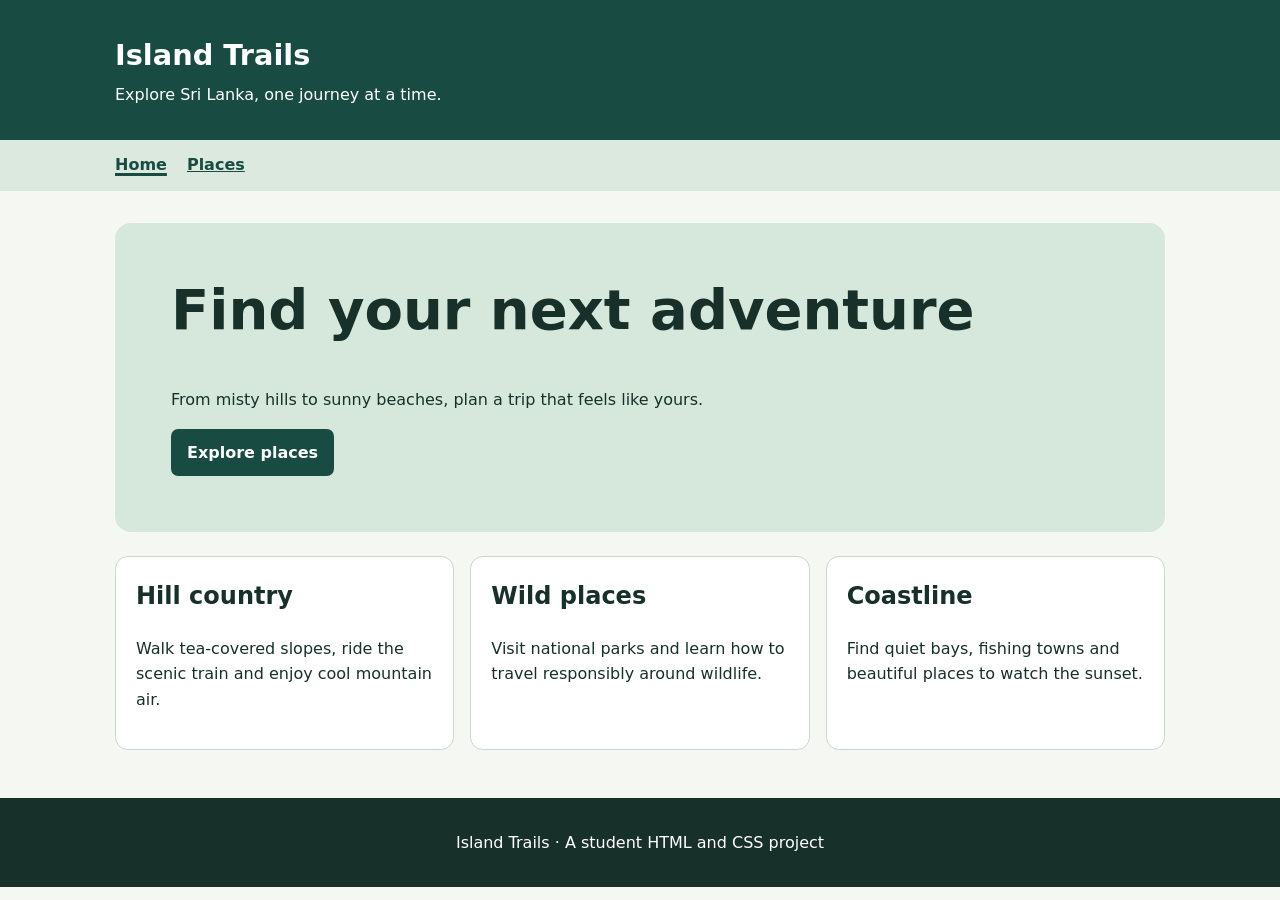
<file: week01-responsive-site/index.html>
<!doctype html>
<html lang="en">
<head>
  <meta charset="utf-8"><meta name="viewport" content="width=device-width, initial-scale=1">
  <title>Island Trails | Home</title><link rel="stylesheet" href="styles.css">
</head>
<body>
  <header class="site-header"><a class="brand" href="index.html">Island Trails</a><p>Explore Sri Lanka, one journey at a time.</p></header>
  <nav aria-label="Main navigation"><a aria-current="page" href="index.html">Home</a><a href="places.html">Places</a></nav>
  <main>
    <section class="hero"><h1>Find your next adventure</h1><p>From misty hills to sunny beaches, plan a trip that feels like yours.</p><a class="button" href="places.html">Explore places</a></section>
    <section class="columns" aria-label="Travel highlights">
      <article><h2>Hill country</h2><p>Walk tea-covered slopes, ride the scenic train and enjoy cool mountain air.</p></article>
      <article><h2>Wild places</h2><p>Visit national parks and learn how to travel responsibly around wildlife.</p></article>
      <article><h2>Coastline</h2><p>Find quiet bays, fishing towns and beautiful places to watch the sunset.</p></article>
    </section>
  </main>
  <footer><p>Island Trails · A student HTML and CSS project</p></footer>
</body></html>
</file>
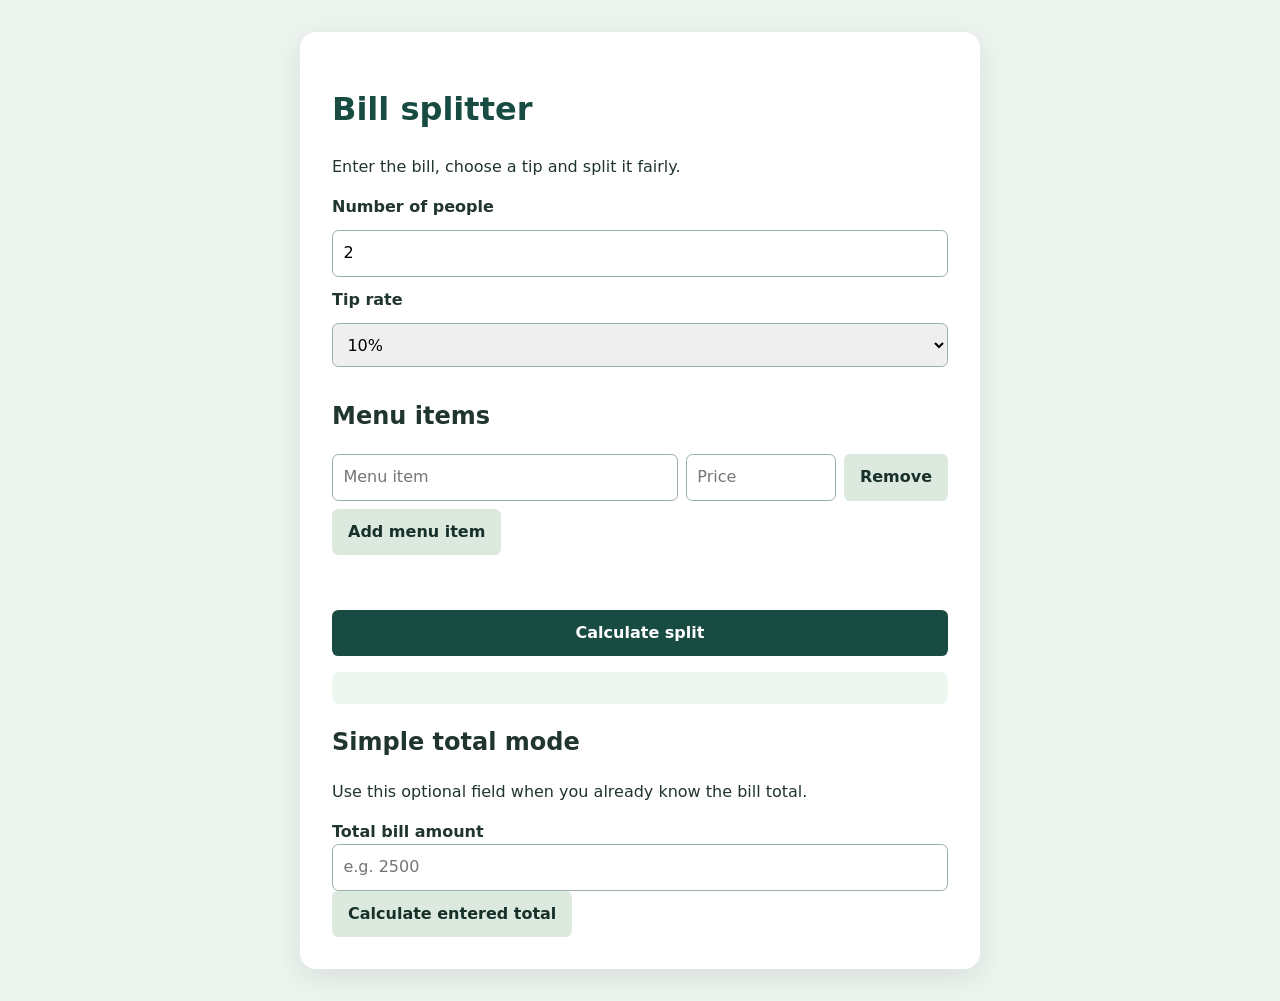
<file: week02-javascript/index.html>
<!doctype html>
<html lang="en"><head><meta charset="utf-8"><meta name="viewport" content="width=device-width, initial-scale=1"><title>Bill Splitter</title><link rel="stylesheet" href="styles.css"><script src="bill.js" defer></script></head>
<body><main class="card"><h1>Bill splitter</h1><p>Enter the bill, choose a tip and split it fairly.</p>
  <form id="bill-form" novalidate>
    <label for="people">Number of people</label><input id="people" type="number" min="1" step="1" value="2">
    <label for="tip">Tip rate</label><select id="tip"><option value="0">0%</option><option value="5">5%</option><option value="10" selected>10%</option><option value="15">15%</option><option value="20">20%</option></select>
    <section><h2>Menu items</h2><div id="items"></div><button id="add-item" type="button" class="secondary">Add menu item</button></section>
    <p id="errors" class="error" aria-live="polite"></p><button type="submit">Calculate split</button>
  </form>
  <section id="result" class="result" aria-live="polite"></section>
  <h2>Simple total mode</h2><p>Use this optional field when you already know the bill total.</p>
  <label for="total">Total bill amount</label><input id="total" type="number" min="0" step="0.01" placeholder="e.g. 2500">
  <button id="simple-calculate" type="button" class="secondary">Calculate entered total</button>
</main></body></html>
</file>
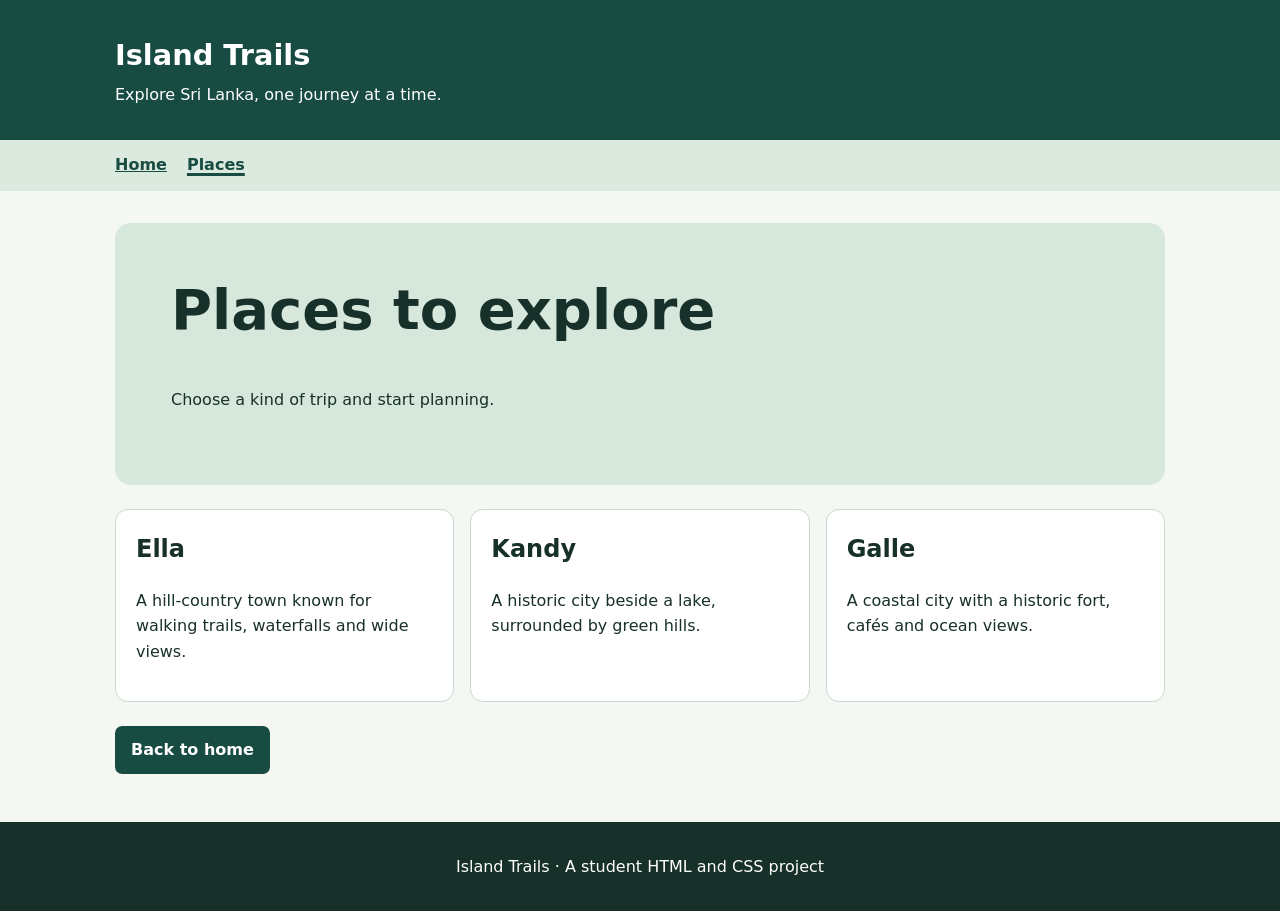
<file: week01-responsive-site/places.html>
<!doctype html>
<html lang="en">
<head>
  <meta charset="utf-8"><meta name="viewport" content="width=device-width, initial-scale=1">
  <title>Island Trails | Places</title><link rel="stylesheet" href="styles.css">
</head>
<body>
  <header class="site-header"><a class="brand" href="index.html">Island Trails</a><p>Explore Sri Lanka, one journey at a time.</p></header>
  <nav aria-label="Main navigation"><a href="index.html">Home</a><a aria-current="page" href="places.html">Places</a></nav>
  <main>
    <section class="hero"><h1>Places to explore</h1><p>Choose a kind of trip and start planning.</p></section>
    <section class="columns">
      <article><h2>Ella</h2><p>A hill-country town known for walking trails, waterfalls and wide views.</p></article>
      <article><h2>Kandy</h2><p>A historic city beside a lake, surrounded by green hills.</p></article>
      <article><h2>Galle</h2><p>A coastal city with a historic fort, cafés and ocean views.</p></article>
    </section>
    <p><a class="button" href="index.html">Back to home</a></p>
  </main>
  <footer><p>Island Trails · A student HTML and CSS project</p></footer>
</body></html>
</file>
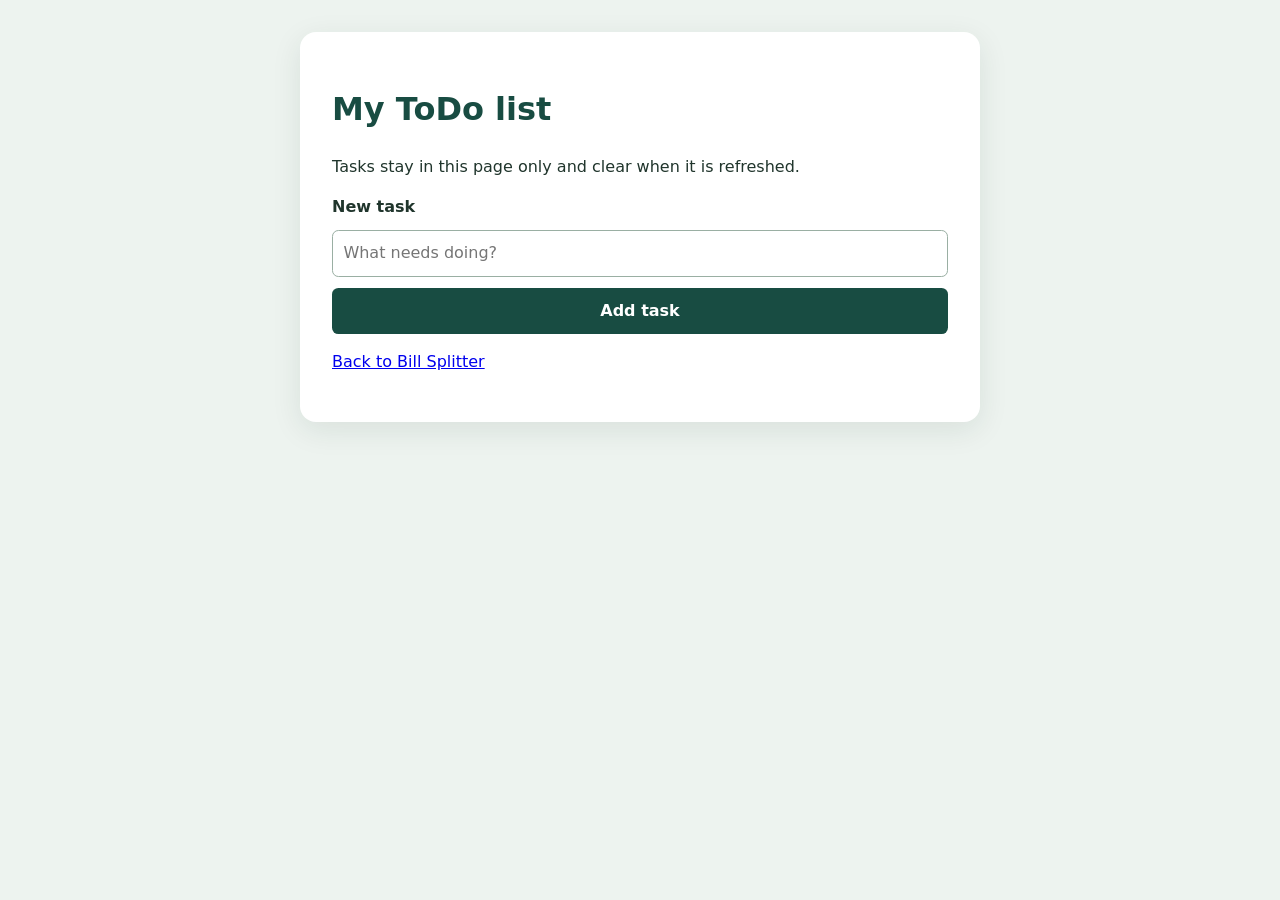
<file: week02-javascript/todo.html>
<!doctype html><html lang="en"><head><meta charset="utf-8"><meta name="viewport" content="width=device-width, initial-scale=1"><title>Simple ToDo List</title><link rel="stylesheet" href="styles.css"><script src="todo.js" defer></script></head><body><main class="card"><h1>My ToDo list</h1><p>Tasks stay in this page only and clear when it is refreshed.</p><form id="todo-form"><label for="task">New task</label><input id="task" maxlength="120" required placeholder="What needs doing?"><button>Add task</button></form><ul id="tasks"></ul><p><a href="index.html">Back to Bill Splitter</a></p></main></body></html>
</file>
<file: week01-responsive-site/styles.css>
* { box-sizing: border-box; }
body { margin: 0; color: #18302a; background: #f5f7f2; font: 1rem/1.6 system-ui, sans-serif; }
.site-header { padding: 2rem max(1.25rem, calc((100% - 1050px)/2)); background: #184c42; color: white; }
.site-header p { margin: .25rem 0 0; }
.brand { color: white; font-size: 1.8rem; font-weight: 750; text-decoration: none; }
nav { display: flex; gap: 1.25rem; padding: .8rem max(1.25rem, calc((100% - 1050px)/2)); background: #dbe9df; }
nav a { color: #184c42; font-weight: 650; }
nav a[aria-current="page"] { text-decoration-thickness: .18em; text-underline-offset: .2em; }
main { width: min(1050px, calc(100% - 2.5rem)); margin: 2rem auto 3rem; }
.hero { padding: clamp(1.5rem, 5vw, 3.5rem); border-radius: 1rem; background: #d6e8dc; }
h1 { margin-top: 0; font-size: clamp(2rem, 5vw, 3.5rem); line-height: 1.1; }
.columns { display: grid; grid-template-columns: repeat(3, 1fr); gap: 1rem; margin: 1.5rem 0; }
article { padding: 1.25rem; border: 1px solid #c9d8ce; border-radius: .8rem; background: white; }
article h2 { margin-top: 0; }
.button { display: inline-block; padding: .7rem 1rem; border-radius: .45rem; background: #184c42; color: white; font-weight: 700; text-decoration: none; }
footer { padding: 1rem; text-align: center; background: #18302a; color: white; }
@media (max-width: 700px) { .columns { grid-template-columns: 1fr; } .site-header { padding-top: 1.25rem; padding-bottom: 1.25rem; } }
</file>
<file: week02-javascript/styles.css>
* { box-sizing: border-box; } body { margin: 0; padding: 2rem 1rem; background: #edf3ef; color: #20352c; font: 1rem/1.5 system-ui, sans-serif; }
.card { max-width: 680px; margin: auto; padding: clamp(1rem, 4vw, 2rem); border-radius: 1rem; background: white; box-shadow: 0 8px 30px #18302a18; }
h1 { color: #184c42; } form { display: grid; gap: .7rem; } label { font-weight: 650; } input, select { width: 100%; padding: .65rem; border: 1px solid #9aafa3; border-radius: .4rem; font: inherit; }
button { padding: .7rem 1rem; border: 0; border-radius: .4rem; background: #184c42; color: white; font: inherit; font-weight: 700; cursor: pointer; } .secondary { background: #dbe9df; color: #18302a; }
.item-row { display: grid; grid-template-columns: 1fr 150px auto; gap: .5rem; margin: .5rem 0; } .error { color: #a22121; font-weight: 650; } .result { margin-top: 1rem; padding: 1rem; border-radius: .5rem; background: #edf7ef; }
@media (max-width: 520px) { .item-row { grid-template-columns: 1fr 1fr; } .item-row button { grid-column: 1 / -1; } }
</file>
